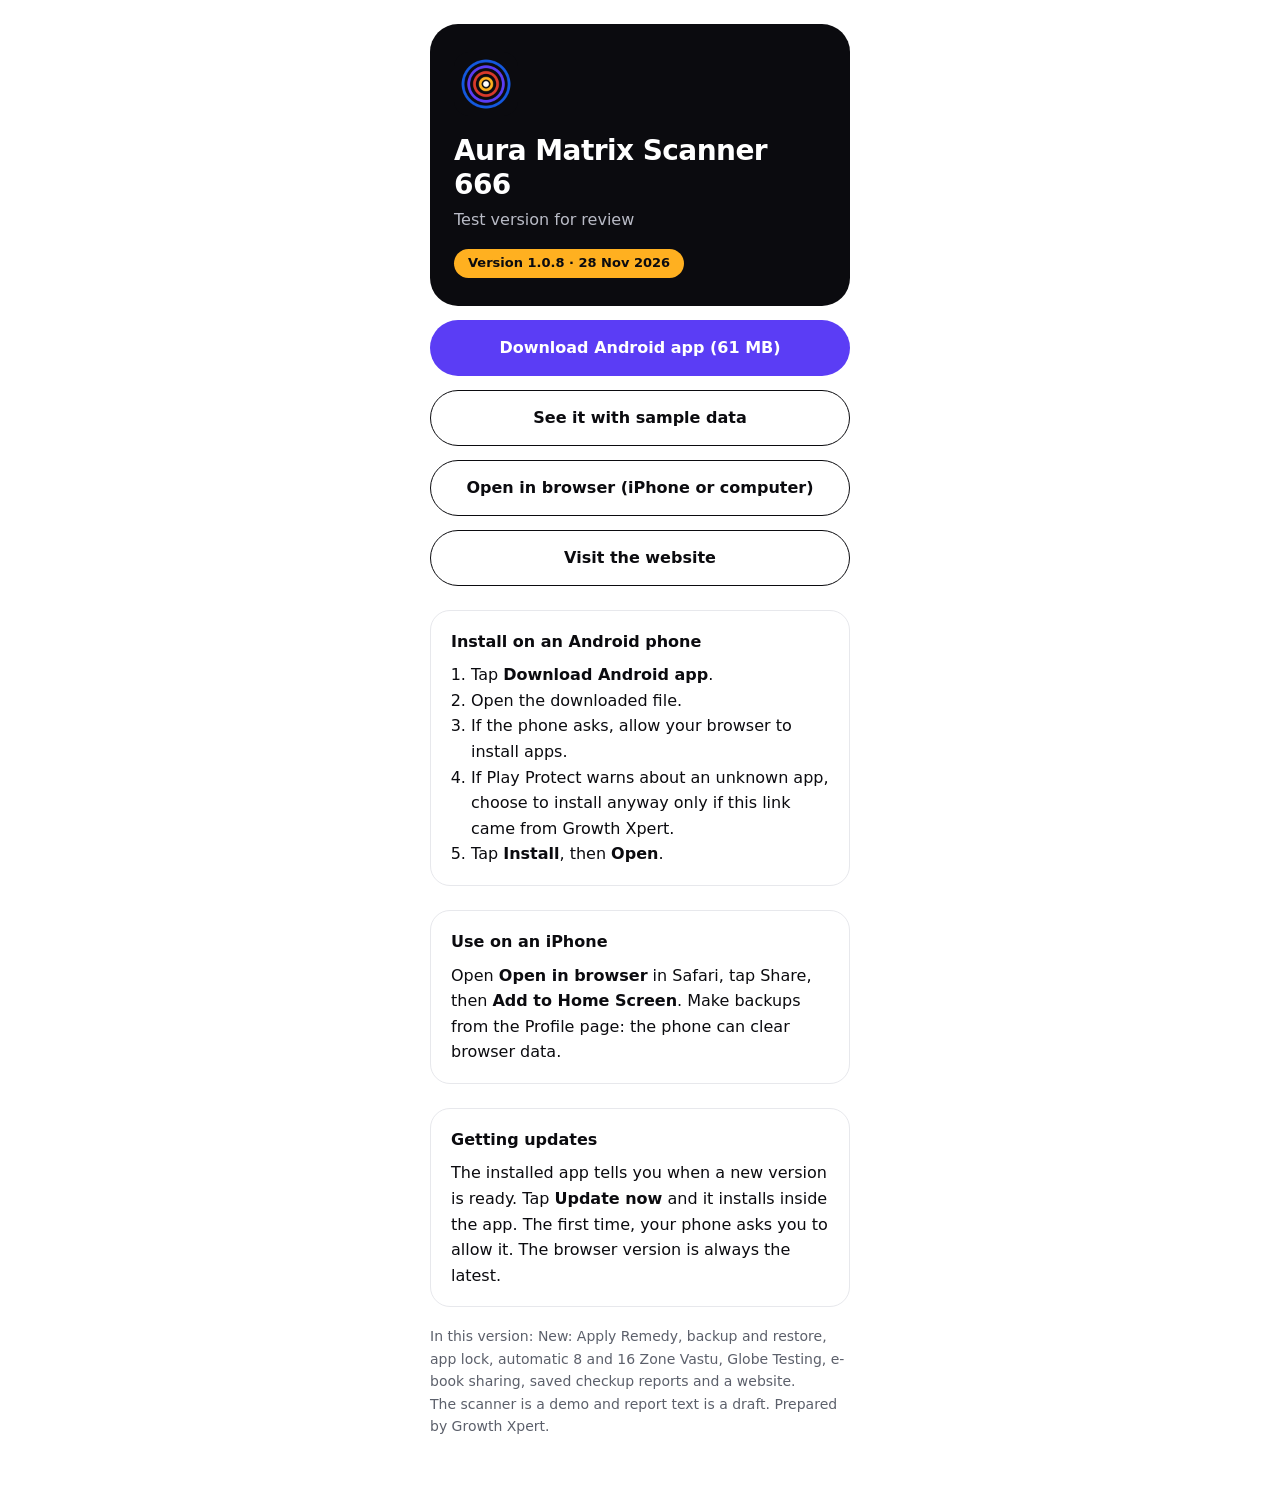
<file: index.html>
<!doctype html>
<html lang="en">
<head>
<meta charset="utf-8">
<meta name="viewport" content="width=device-width, initial-scale=1">
<meta name="robots" content="noindex">
<title>Aura Matrix Scanner 666</title>
<link rel="icon" href="app/favicon.png">
<style>
  *{box-sizing:border-box}
  body{margin:0;background:#fff;color:#0b0b0f;font:16px/1.6 system-ui,-apple-system,"Segoe UI",Roboto,sans-serif}
  main{max-width:460px;margin:0 auto;padding:24px 20px 48px}
  .hero{background:#0b0b0f;color:#fff;border-radius:28px;padding:28px 24px}
  .hero img{width:64px;height:64px;border-radius:16px;display:block;margin-bottom:18px}
  h1{font-size:28px;line-height:1.2;margin:0 0 6px;letter-spacing:-.02em}
  .hero p{margin:0;color:#b9bbc6}
  .tag{display:inline-block;margin-top:16px;background:#ffb020;color:#0b0b0f;border-radius:99px;padding:4px 14px;font-weight:700;font-size:13px}
  a.btn{display:flex;align-items:center;justify-content:center;height:56px;border-radius:99px;text-decoration:none;font-weight:700;margin-top:14px}
  a.main{background:#5b3df5;color:#fff}
  a.alt{border:1.5px solid #0b0b0f;color:#0b0b0f}
  a.btn:focus-visible{outline:3px solid #ffb020;outline-offset:2px}
  section{margin-top:24px;border:1px solid #e7e8ec;border-radius:20px;padding:18px 20px}
  h2{font-size:16px;margin:0 0 8px}
  ol{margin:0;padding-left:20px}
  .note{color:#5c606b;font-size:14px;margin-top:18px}
</style>
</head>
<body>
<main>
  <div class="hero">
    <img src="app/icons/Icon-192.png" alt="">
    <h1>Aura Matrix Scanner 666</h1>
    <p>Test version for review</p>
    <span class="tag">Version 1.0.8 · 28 Nov 2026</span>
  </div>
  <a class="btn main" href="https://github.com/growthxpertco-gif/aura-matrix-scanner-app/releases/download/v1.0.8/AuraMatrix-1.0.8.apk">Download Android app (61 MB)</a>
  <a class="btn alt" href="app/?demo">See it with sample data</a>
  <a class="btn alt" href="app/">Open in browser (iPhone or computer)</a>
  <a class="btn alt" href="website/">Visit the website</a>
  <section>
    <h2>Install on an Android phone</h2>
    <ol>
      <li>Tap <b>Download Android app</b>.</li>
      <li>Open the downloaded file.</li>
      <li>If the phone asks, allow your browser to install apps.</li>
      <li>If Play Protect warns about an unknown app, choose to install anyway only if this link came from Growth Xpert.</li>
      <li>Tap <b>Install</b>, then <b>Open</b>.</li>
    </ol>
  </section>
  <section>
    <h2>Use on an iPhone</h2>
    <p style="margin:0">Open <b>Open in browser</b> in Safari, tap Share, then <b>Add to Home Screen</b>. Make backups from the Profile page: the phone can clear browser data.</p>
  </section>
  <section>
    <h2>Getting updates</h2>
    <p style="margin:0">The installed app tells you when a new version is ready. Tap <b>Update now</b> and it installs inside the app. The first time, your phone asks you to allow it. The browser version is always the latest.</p>
  </section>
  <p class="note">In this version: New: Apply Remedy, backup and restore, app lock, automatic 8 and 16 Zone Vastu, Globe Testing, e-book sharing, saved checkup reports and a website.<br>The scanner is a demo and report text is a draft. Prepared by Growth Xpert.</p>
</main>
</body>
</html>
</file>
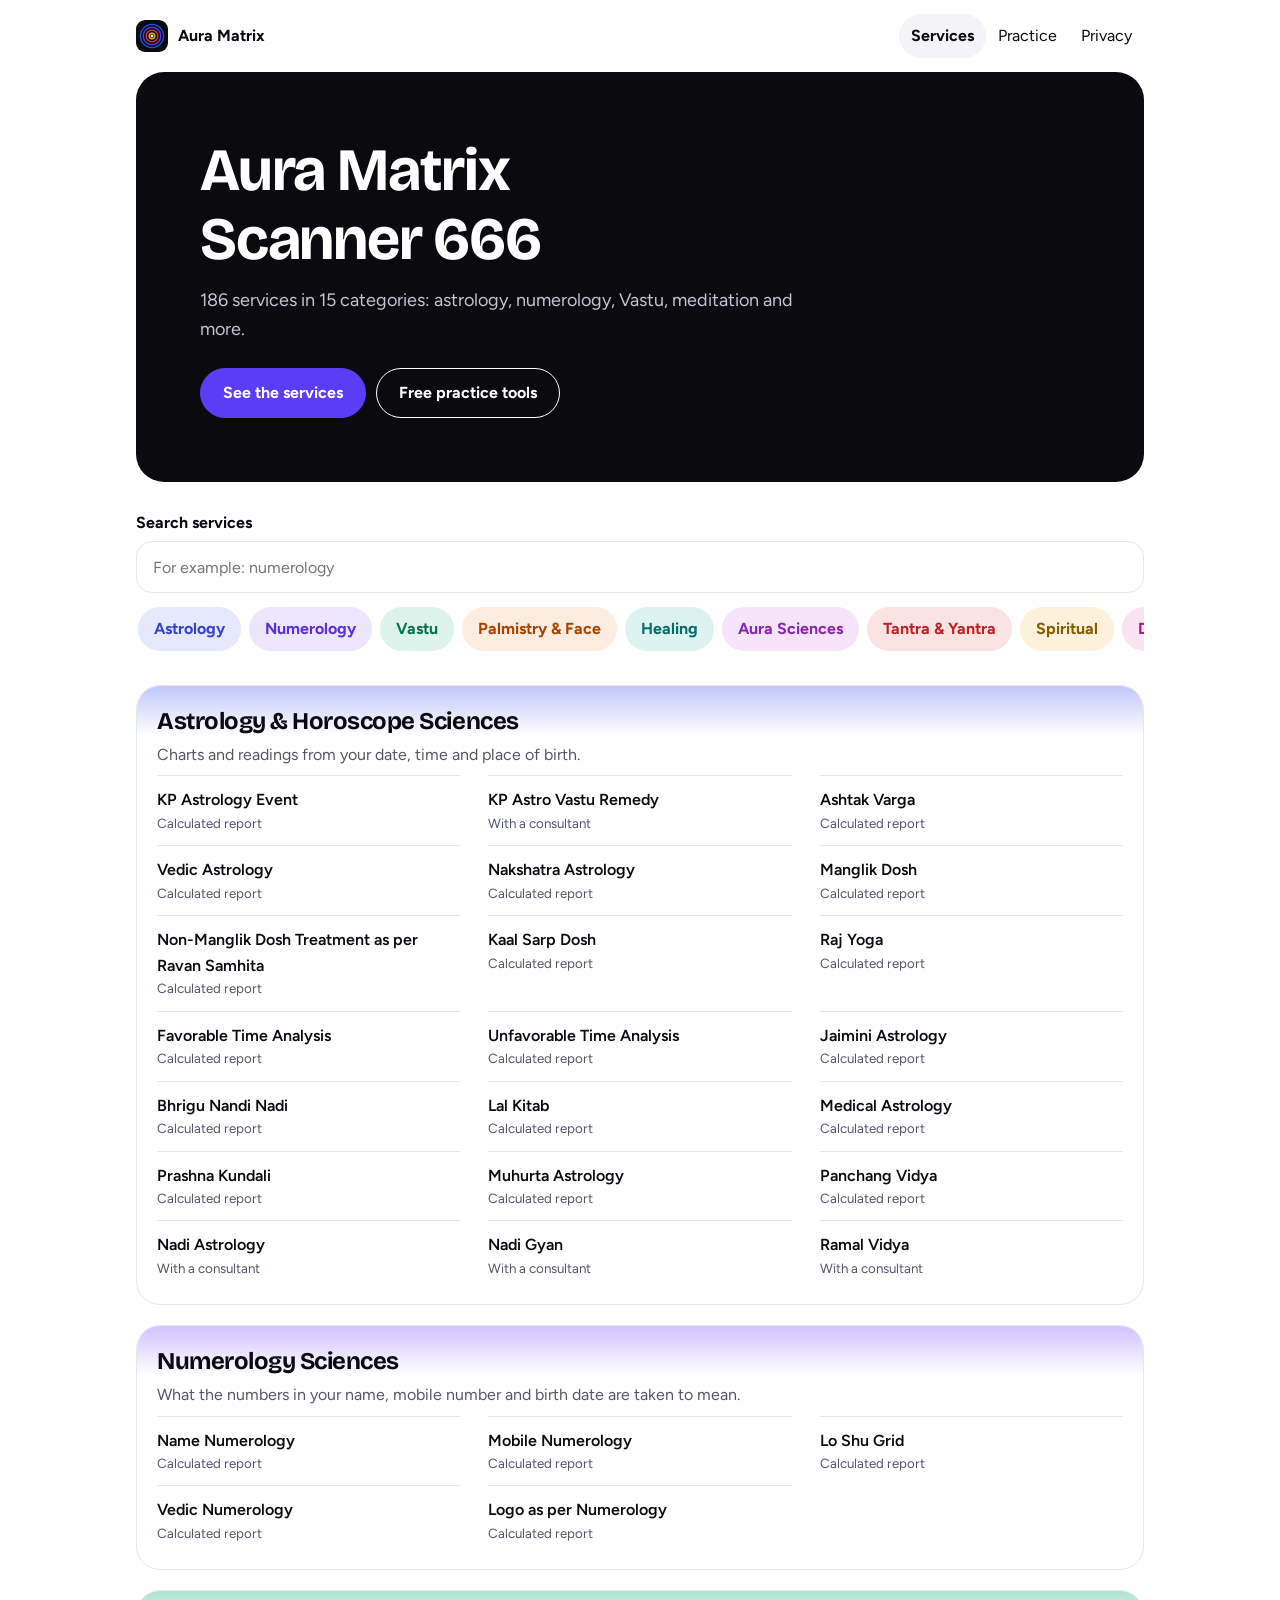
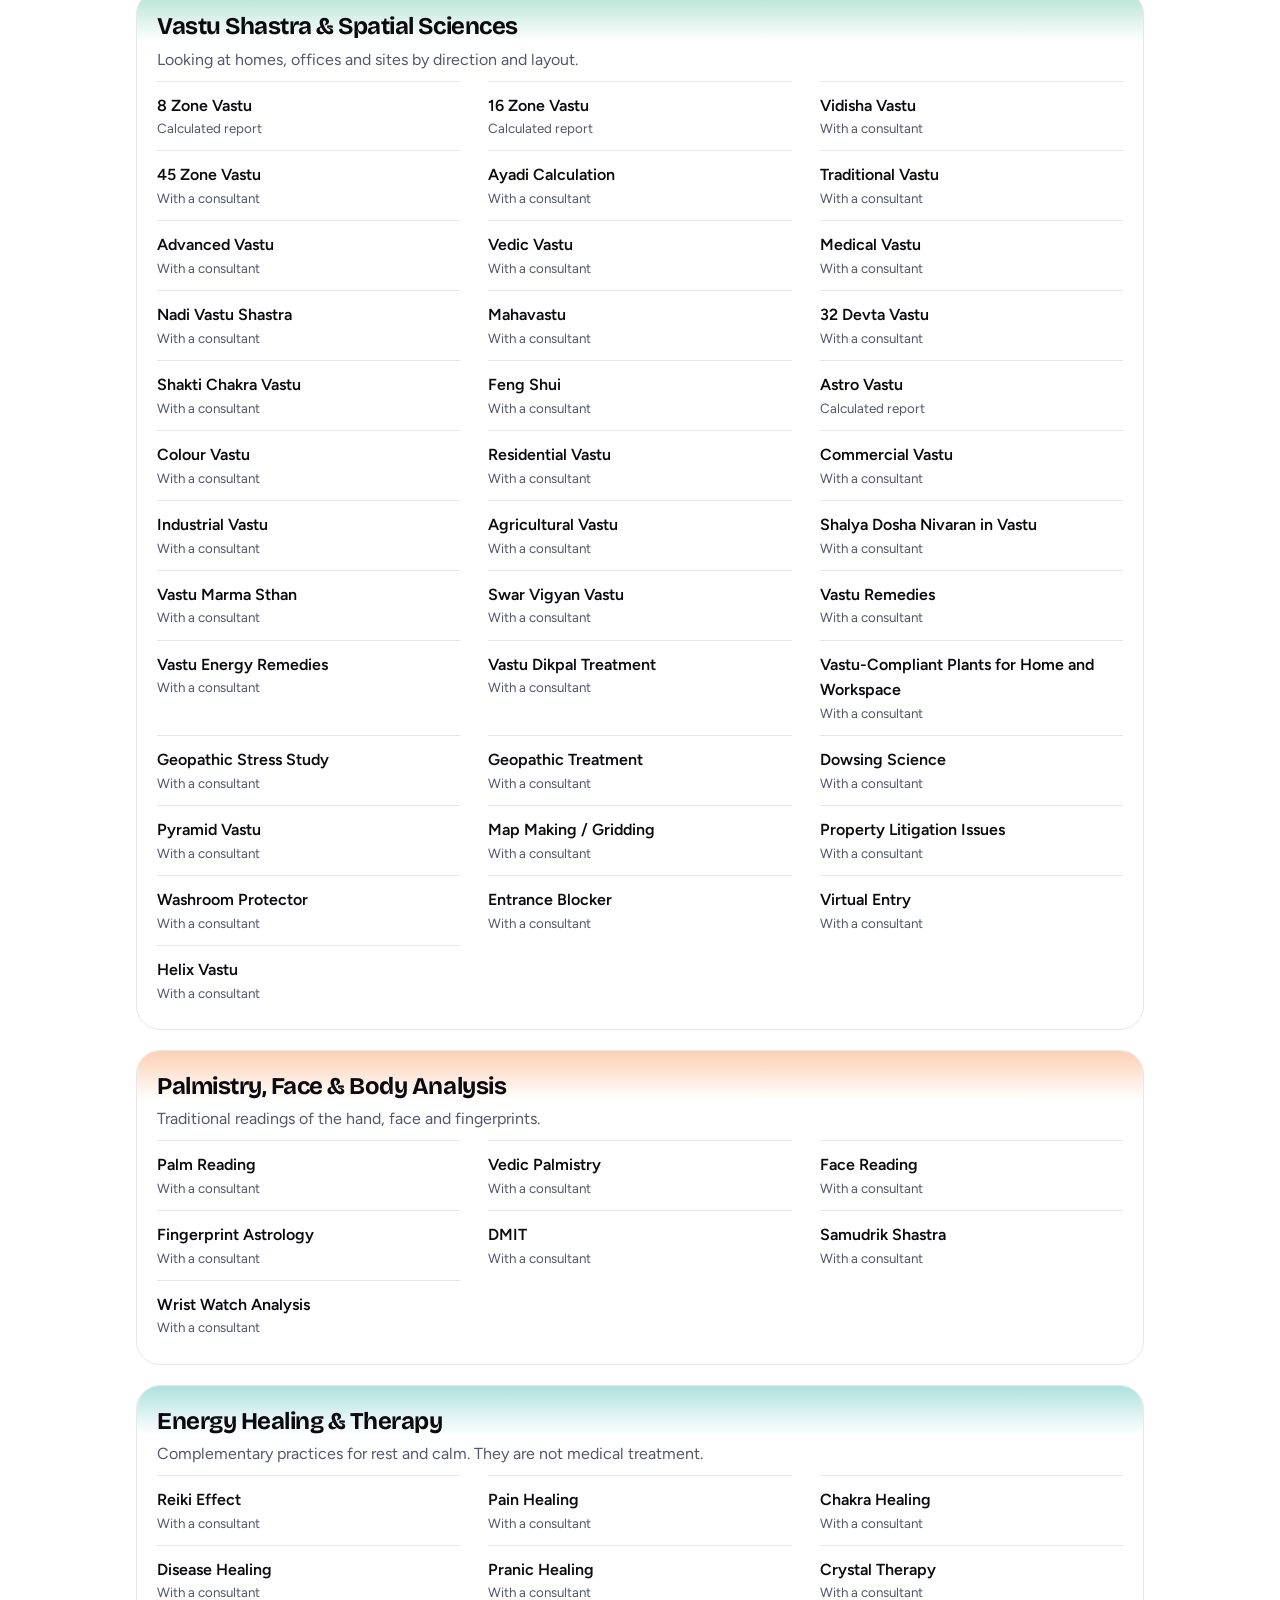
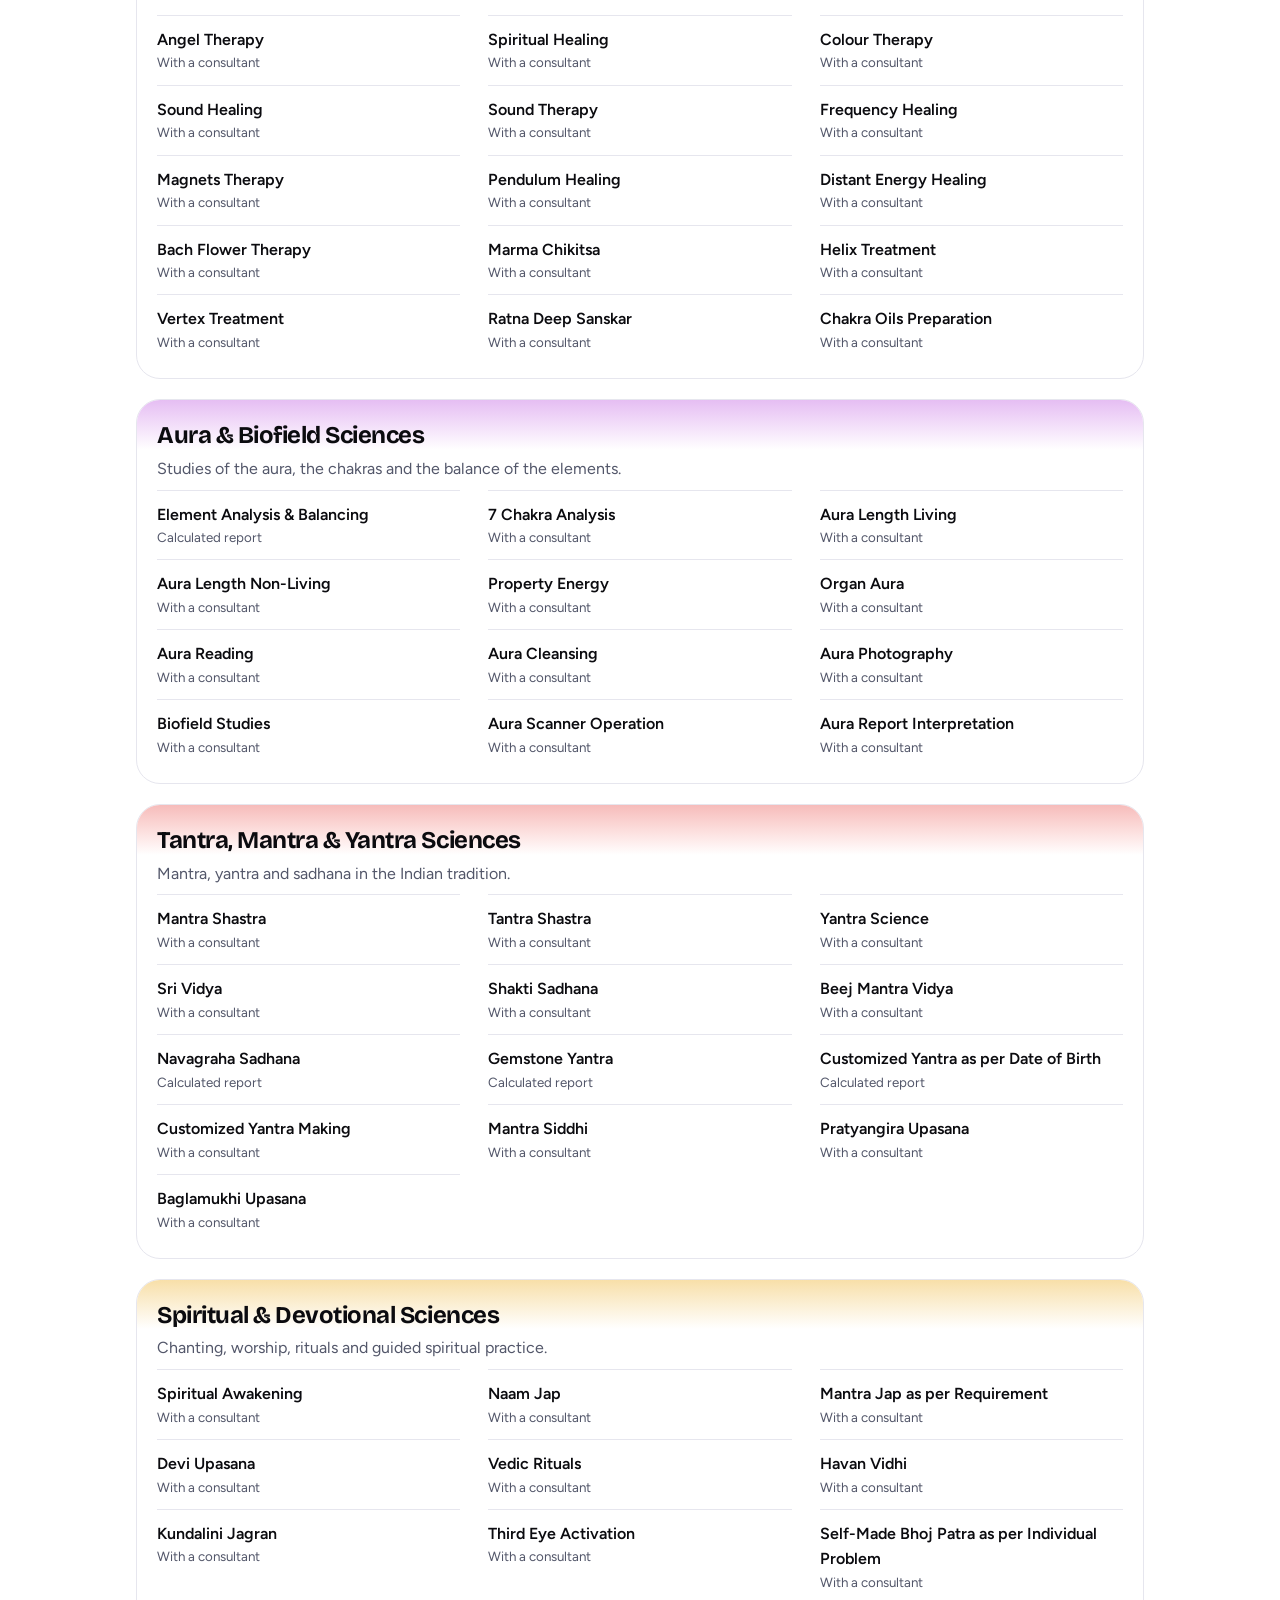
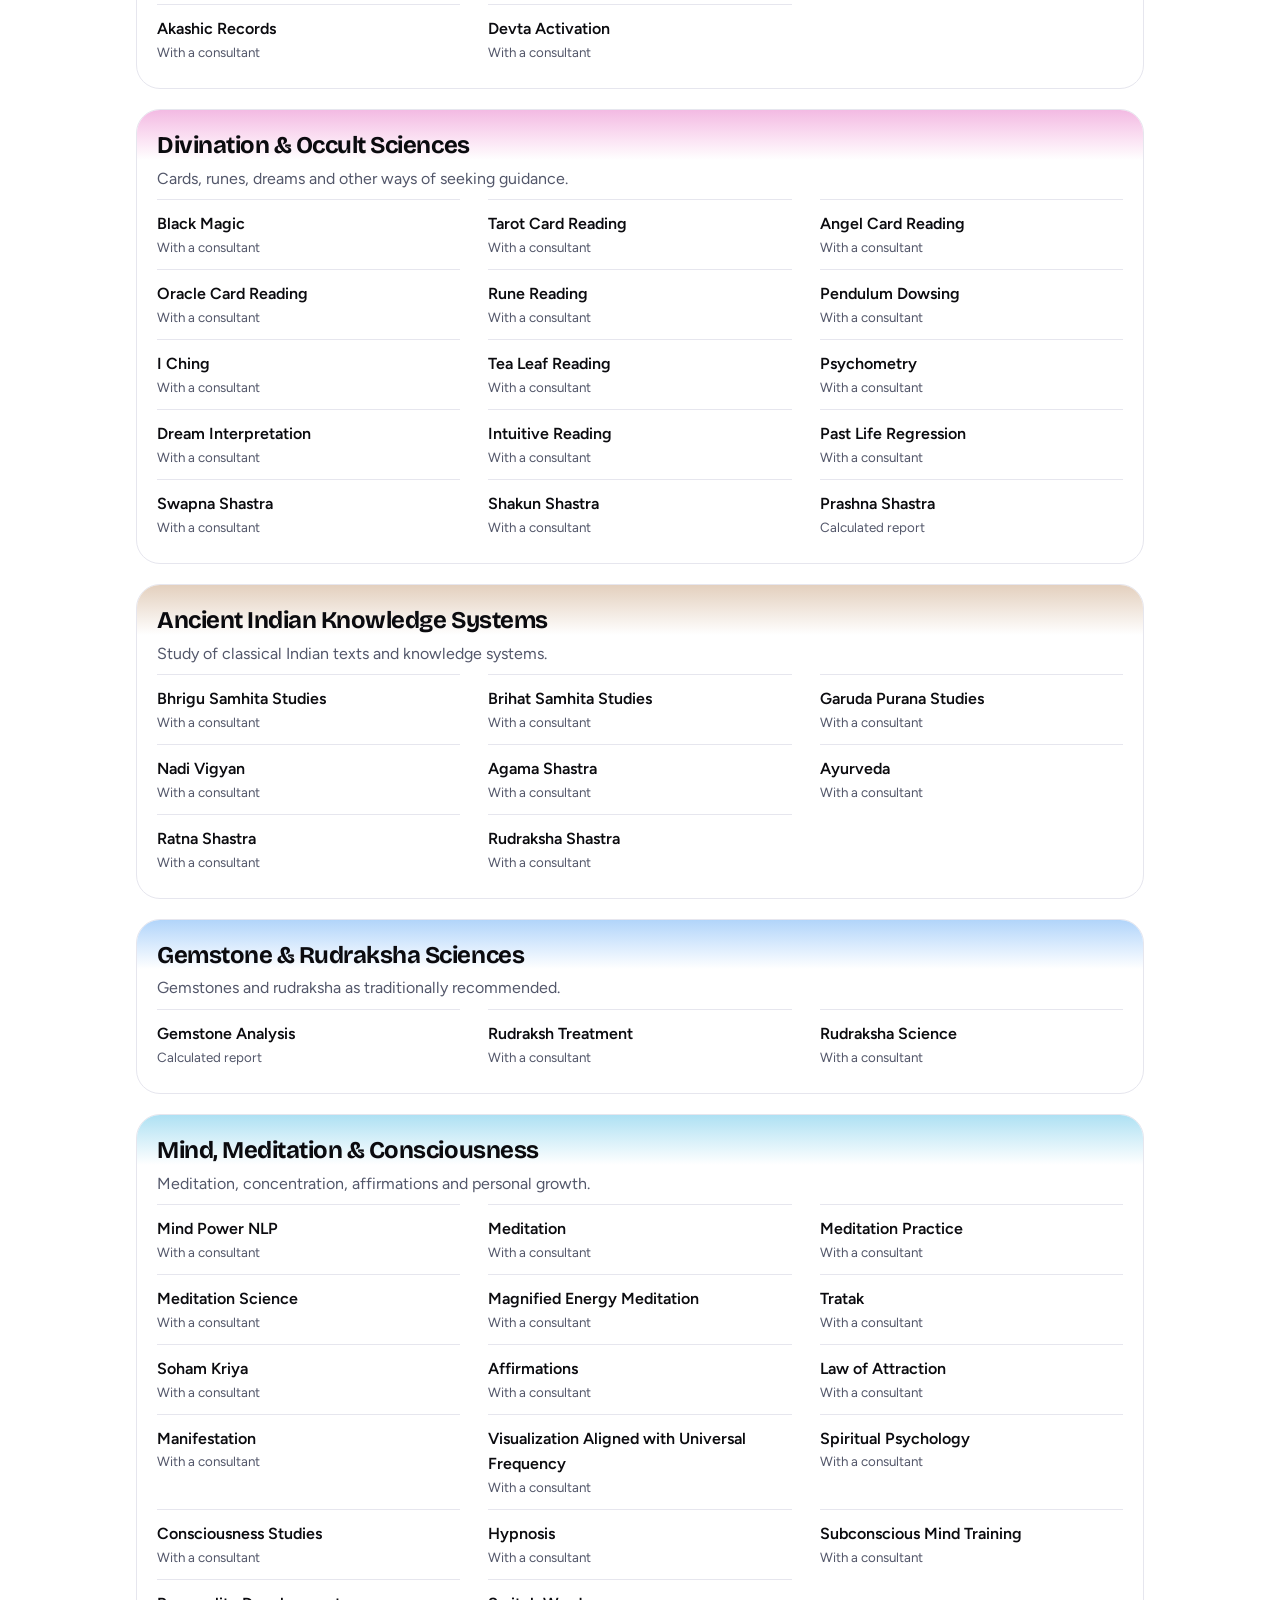
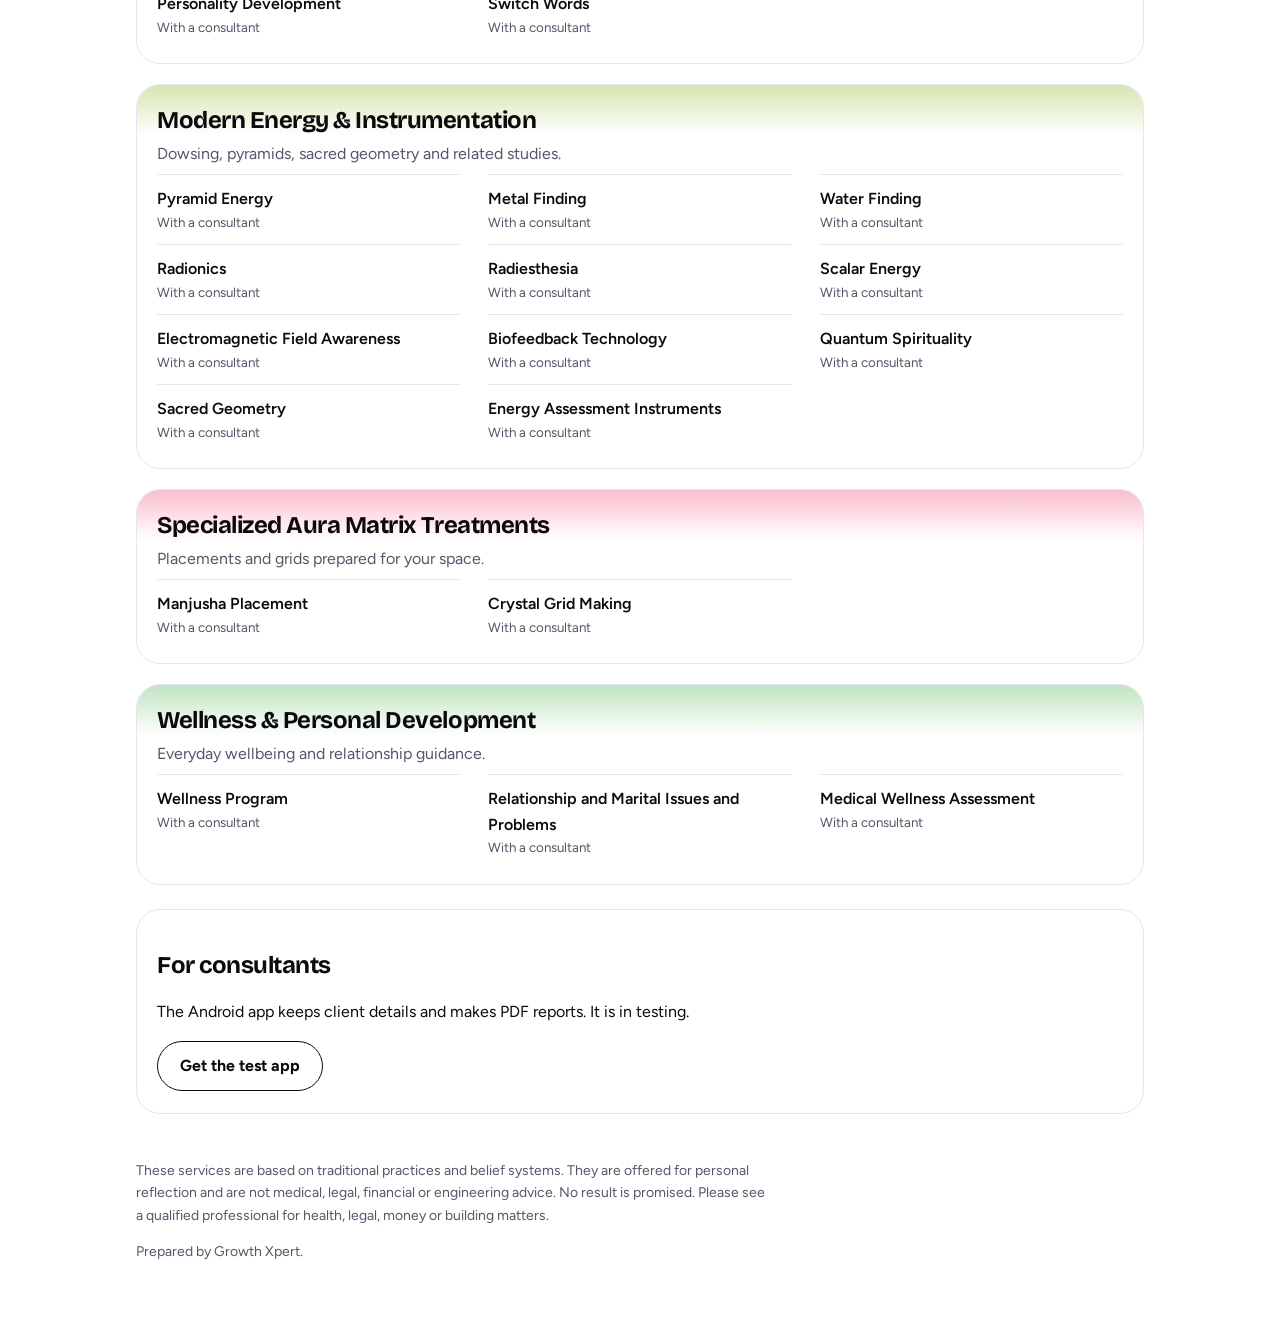
<file: website/index.html>
<!doctype html>
<html lang="en">
<head>
<meta charset="utf-8">
<meta name="viewport" content="width=device-width, initial-scale=1">
<meta name="robots" content="noindex">
<meta name="description" content="Astrology, numerology, Vastu and wellbeing services, with free practice tools.">
<title>Aura Matrix Scanner 666</title>
<link rel="icon" href="favicon.png">
<link rel="stylesheet" href="style.css">
</head>
<body>
<a class="skip" href="#main">Skip to content</a>
<nav>
  <a class="brand" href="index.html"><img src="icon.png" alt="" width="32" height="32">Aura Matrix</a>
  <div><a href="index.html" aria-current="page">Services</a><a href="practice.html">Practice</a><a href="privacy.html">Privacy</a></div>
</nav>
<main id="main">
<header class="hero">
  <h1>Aura Matrix Scanner 666</h1>
  <p>186 services in 15 categories: astrology, numerology, Vastu, meditation and more.</p>
  <div class="actions">
    <a class="btn main" href="#services">See the services</a>
    <a class="btn" href="practice.html">Free practice tools</a>
  </div>
</header>
<div id="services">
  <label class="search"><span>Search services</span>
    <input type="search" id="search" placeholder="For example: numerology" autocomplete="off">
  </label>
  <div class="chips">
<a class="chip" style="--c:#4A5CF0;--d:#3544C4" href="#astrology">Astrology</a>
<a class="chip" style="--c:#7C4DFF;--d:#5B30D6" href="#numerology">Numerology</a>
<a class="chip" style="--c:#10A877;--d:#08704F" href="#vastu">Vastu</a>
<a class="chip" style="--c:#F4741F;--d:#A84300" href="#palmistry">Palmistry &amp; Face</a>
<a class="chip" style="--c:#0FA8A4;--d:#066B69" href="#healing">Healing</a>
<a class="chip" style="--c:#B43FDB;--d:#8A26AD" href="#aura">Aura Sciences</a>
<a class="chip" style="--c:#E53935;--d:#B92323" href="#tantra">Tantra &amp; Yantra</a>
<a class="chip" style="--c:#E9A100;--d:#875A00" href="#spiritual">Spiritual</a>
<a class="chip" style="--c:#DB35AC;--d:#A31D80" href="#divination">Divination</a>
<a class="chip" style="--c:#AD7440;--d:#7A4E28" href="#ancient">Ancient Knowledge</a>
<a class="chip" style="--c:#1A82F0;--d:#1259AE" href="#gemstone">Gemstones</a>
<a class="chip" style="--c:#10A6DB;--d:#076789" href="#mind">Mind Sciences</a>
<a class="chip" style="--c:#86B511;--d:#4C6B00" href="#energy">Energy Technology</a>
<a class="chip" style="--c:#EC3F6E;--d:#B41E4B" href="#treatments">Special Treatments</a>
<a class="chip" style="--c:#45B045;--d:#26732A" href="#wellness">Wellness</a>
  </div>
  <p id="none" role="status" hidden>No service has that name. Try a shorter word.</p>
<section class="cat" id="astrology" style="--c:#4A5CF0;--d:#3544C4">
<h2>Astrology &amp; Horoscope Sciences</h2>
<p>Charts and readings from your date, time and place of birth.</p>
<ul>
<li data-name="kp astrology event"><span>KP Astrology Event</span><small>Calculated report</small></li>
<li data-name="kp astro vastu remedy"><span>KP Astro Vastu Remedy</span><small>With a consultant</small></li>
<li data-name="ashtak varga"><span>Ashtak Varga</span><small>Calculated report</small></li>
<li data-name="vedic astrology"><span>Vedic Astrology</span><small>Calculated report</small></li>
<li data-name="nakshatra astrology"><span>Nakshatra Astrology</span><small>Calculated report</small></li>
<li data-name="manglik dosh"><span>Manglik Dosh</span><small>Calculated report</small></li>
<li data-name="non-manglik dosh treatment as per ravan samhita"><span>Non-Manglik Dosh Treatment as per Ravan Samhita</span><small>Calculated report</small></li>
<li data-name="kaal sarp dosh"><span>Kaal Sarp Dosh</span><small>Calculated report</small></li>
<li data-name="raj yoga"><span>Raj Yoga</span><small>Calculated report</small></li>
<li data-name="favorable time analysis"><span>Favorable Time Analysis</span><small>Calculated report</small></li>
<li data-name="unfavorable time analysis"><span>Unfavorable Time Analysis</span><small>Calculated report</small></li>
<li data-name="jaimini astrology"><span>Jaimini Astrology</span><small>Calculated report</small></li>
<li data-name="bhrigu nandi nadi"><span>Bhrigu Nandi Nadi</span><small>Calculated report</small></li>
<li data-name="lal kitab"><span>Lal Kitab</span><small>Calculated report</small></li>
<li data-name="medical astrology"><span>Medical Astrology</span><small>Calculated report</small></li>
<li data-name="prashna kundali"><span>Prashna Kundali</span><small>Calculated report</small></li>
<li data-name="muhurta astrology"><span>Muhurta Astrology</span><small>Calculated report</small></li>
<li data-name="panchang vidya"><span>Panchang Vidya</span><small>Calculated report</small></li>
<li data-name="nadi astrology"><span>Nadi Astrology</span><small>With a consultant</small></li>
<li data-name="nadi gyan"><span>Nadi Gyan</span><small>With a consultant</small></li>
<li data-name="ramal vidya"><span>Ramal Vidya</span><small>With a consultant</small></li>
</ul>
</section>
<section class="cat" id="numerology" style="--c:#7C4DFF;--d:#5B30D6">
<h2>Numerology Sciences</h2>
<p>What the numbers in your name, mobile number and birth date are taken to mean.</p>
<ul>
<li data-name="name numerology"><span>Name Numerology</span><small>Calculated report</small></li>
<li data-name="mobile numerology"><span>Mobile Numerology</span><small>Calculated report</small></li>
<li data-name="lo shu grid"><span>Lo Shu Grid</span><small>Calculated report</small></li>
<li data-name="vedic numerology"><span>Vedic Numerology</span><small>Calculated report</small></li>
<li data-name="logo as per numerology"><span>Logo as per Numerology</span><small>Calculated report</small></li>
</ul>
</section>
<section class="cat" id="vastu" style="--c:#10A877;--d:#08704F">
<h2>Vastu Shastra &amp; Spatial Sciences</h2>
<p>Looking at homes, offices and sites by direction and layout.</p>
<ul>
<li data-name="8 zone vastu"><span>8 Zone Vastu</span><small>Calculated report</small></li>
<li data-name="16 zone vastu"><span>16 Zone Vastu</span><small>Calculated report</small></li>
<li data-name="vidisha vastu"><span>Vidisha Vastu</span><small>With a consultant</small></li>
<li data-name="45 zone vastu"><span>45 Zone Vastu</span><small>With a consultant</small></li>
<li data-name="ayadi calculation"><span>Ayadi Calculation</span><small>With a consultant</small></li>
<li data-name="traditional vastu"><span>Traditional Vastu</span><small>With a consultant</small></li>
<li data-name="advanced vastu"><span>Advanced Vastu</span><small>With a consultant</small></li>
<li data-name="vedic vastu"><span>Vedic Vastu</span><small>With a consultant</small></li>
<li data-name="medical vastu"><span>Medical Vastu</span><small>With a consultant</small></li>
<li data-name="nadi vastu shastra"><span>Nadi Vastu Shastra</span><small>With a consultant</small></li>
<li data-name="mahavastu"><span>Mahavastu</span><small>With a consultant</small></li>
<li data-name="32 devta vastu"><span>32 Devta Vastu</span><small>With a consultant</small></li>
<li data-name="shakti chakra vastu"><span>Shakti Chakra Vastu</span><small>With a consultant</small></li>
<li data-name="feng shui"><span>Feng Shui</span><small>With a consultant</small></li>
<li data-name="astro vastu"><span>Astro Vastu</span><small>Calculated report</small></li>
<li data-name="colour vastu"><span>Colour Vastu</span><small>With a consultant</small></li>
<li data-name="residential vastu"><span>Residential Vastu</span><small>With a consultant</small></li>
<li data-name="commercial vastu"><span>Commercial Vastu</span><small>With a consultant</small></li>
<li data-name="industrial vastu"><span>Industrial Vastu</span><small>With a consultant</small></li>
<li data-name="agricultural vastu"><span>Agricultural Vastu</span><small>With a consultant</small></li>
<li data-name="shalya dosha nivaran in vastu"><span>Shalya Dosha Nivaran in Vastu</span><small>With a consultant</small></li>
<li data-name="vastu marma sthan"><span>Vastu Marma Sthan</span><small>With a consultant</small></li>
<li data-name="swar vigyan vastu"><span>Swar Vigyan Vastu</span><small>With a consultant</small></li>
<li data-name="vastu remedies"><span>Vastu Remedies</span><small>With a consultant</small></li>
<li data-name="vastu energy remedies"><span>Vastu Energy Remedies</span><small>With a consultant</small></li>
<li data-name="vastu dikpal treatment"><span>Vastu Dikpal Treatment</span><small>With a consultant</small></li>
<li data-name="vastu-compliant plants for home and workspace"><span>Vastu-Compliant Plants for Home and Workspace</span><small>With a consultant</small></li>
<li data-name="geopathic stress study"><span>Geopathic Stress Study</span><small>With a consultant</small></li>
<li data-name="geopathic treatment"><span>Geopathic Treatment</span><small>With a consultant</small></li>
<li data-name="dowsing science"><span>Dowsing Science</span><small>With a consultant</small></li>
<li data-name="pyramid vastu"><span>Pyramid Vastu</span><small>With a consultant</small></li>
<li data-name="map making &#47; gridding"><span>Map Making &#47; Gridding</span><small>With a consultant</small></li>
<li data-name="property litigation issues"><span>Property Litigation Issues</span><small>With a consultant</small></li>
<li data-name="washroom protector"><span>Washroom Protector</span><small>With a consultant</small></li>
<li data-name="entrance blocker"><span>Entrance Blocker</span><small>With a consultant</small></li>
<li data-name="virtual entry"><span>Virtual Entry</span><small>With a consultant</small></li>
<li data-name="helix vastu"><span>Helix Vastu</span><small>With a consultant</small></li>
</ul>
</section>
<section class="cat" id="palmistry" style="--c:#F4741F;--d:#A84300">
<h2>Palmistry, Face &amp; Body Analysis</h2>
<p>Traditional readings of the hand, face and fingerprints.</p>
<ul>
<li data-name="palm reading"><span>Palm Reading</span><small>With a consultant</small></li>
<li data-name="vedic palmistry"><span>Vedic Palmistry</span><small>With a consultant</small></li>
<li data-name="face reading"><span>Face Reading</span><small>With a consultant</small></li>
<li data-name="fingerprint astrology"><span>Fingerprint Astrology</span><small>With a consultant</small></li>
<li data-name="dmit"><span>DMIT</span><small>With a consultant</small></li>
<li data-name="samudrik shastra"><span>Samudrik Shastra</span><small>With a consultant</small></li>
<li data-name="wrist watch analysis"><span>Wrist Watch Analysis</span><small>With a consultant</small></li>
</ul>
</section>
<section class="cat" id="healing" style="--c:#0FA8A4;--d:#066B69">
<h2>Energy Healing &amp; Therapy</h2>
<p>Complementary practices for rest and calm. They are not medical treatment.</p>
<ul>
<li data-name="reiki effect"><span>Reiki Effect</span><small>With a consultant</small></li>
<li data-name="pain healing"><span>Pain Healing</span><small>With a consultant</small></li>
<li data-name="chakra healing"><span>Chakra Healing</span><small>With a consultant</small></li>
<li data-name="disease healing"><span>Disease Healing</span><small>With a consultant</small></li>
<li data-name="pranic healing"><span>Pranic Healing</span><small>With a consultant</small></li>
<li data-name="crystal therapy"><span>Crystal Therapy</span><small>With a consultant</small></li>
<li data-name="angel therapy"><span>Angel Therapy</span><small>With a consultant</small></li>
<li data-name="spiritual healing"><span>Spiritual Healing</span><small>With a consultant</small></li>
<li data-name="colour therapy"><span>Colour Therapy</span><small>With a consultant</small></li>
<li data-name="sound healing"><span>Sound Healing</span><small>With a consultant</small></li>
<li data-name="sound therapy"><span>Sound Therapy</span><small>With a consultant</small></li>
<li data-name="frequency healing"><span>Frequency Healing</span><small>With a consultant</small></li>
<li data-name="magnets therapy"><span>Magnets Therapy</span><small>With a consultant</small></li>
<li data-name="pendulum healing"><span>Pendulum Healing</span><small>With a consultant</small></li>
<li data-name="distant energy healing"><span>Distant Energy Healing</span><small>With a consultant</small></li>
<li data-name="bach flower therapy"><span>Bach Flower Therapy</span><small>With a consultant</small></li>
<li data-name="marma chikitsa"><span>Marma Chikitsa</span><small>With a consultant</small></li>
<li data-name="helix treatment"><span>Helix Treatment</span><small>With a consultant</small></li>
<li data-name="vertex treatment"><span>Vertex Treatment</span><small>With a consultant</small></li>
<li data-name="ratna deep sanskar"><span>Ratna Deep Sanskar</span><small>With a consultant</small></li>
<li data-name="chakra oils preparation"><span>Chakra Oils Preparation</span><small>With a consultant</small></li>
</ul>
</section>
<section class="cat" id="aura" style="--c:#B43FDB;--d:#8A26AD">
<h2>Aura &amp; Biofield Sciences</h2>
<p>Studies of the aura, the chakras and the balance of the elements.</p>
<ul>
<li data-name="element analysis &amp; balancing"><span>Element Analysis &amp; Balancing</span><small>Calculated report</small></li>
<li data-name="7 chakra analysis"><span>7 Chakra Analysis</span><small>With a consultant</small></li>
<li data-name="aura length living"><span>Aura Length Living</span><small>With a consultant</small></li>
<li data-name="aura length non-living"><span>Aura Length Non-Living</span><small>With a consultant</small></li>
<li data-name="property energy"><span>Property Energy</span><small>With a consultant</small></li>
<li data-name="organ aura"><span>Organ Aura</span><small>With a consultant</small></li>
<li data-name="aura reading"><span>Aura Reading</span><small>With a consultant</small></li>
<li data-name="aura cleansing"><span>Aura Cleansing</span><small>With a consultant</small></li>
<li data-name="aura photography"><span>Aura Photography</span><small>With a consultant</small></li>
<li data-name="biofield studies"><span>Biofield Studies</span><small>With a consultant</small></li>
<li data-name="aura scanner operation"><span>Aura Scanner Operation</span><small>With a consultant</small></li>
<li data-name="aura report interpretation"><span>Aura Report Interpretation</span><small>With a consultant</small></li>
</ul>
</section>
<section class="cat" id="tantra" style="--c:#E53935;--d:#B92323">
<h2>Tantra, Mantra &amp; Yantra Sciences</h2>
<p>Mantra, yantra and sadhana in the Indian tradition.</p>
<ul>
<li data-name="mantra shastra"><span>Mantra Shastra</span><small>With a consultant</small></li>
<li data-name="tantra shastra"><span>Tantra Shastra</span><small>With a consultant</small></li>
<li data-name="yantra science"><span>Yantra Science</span><small>With a consultant</small></li>
<li data-name="sri vidya"><span>Sri Vidya</span><small>With a consultant</small></li>
<li data-name="shakti sadhana"><span>Shakti Sadhana</span><small>With a consultant</small></li>
<li data-name="beej mantra vidya"><span>Beej Mantra Vidya</span><small>With a consultant</small></li>
<li data-name="navagraha sadhana"><span>Navagraha Sadhana</span><small>Calculated report</small></li>
<li data-name="gemstone yantra"><span>Gemstone Yantra</span><small>Calculated report</small></li>
<li data-name="customized yantra as per date of birth"><span>Customized Yantra as per Date of Birth</span><small>Calculated report</small></li>
<li data-name="customized yantra making"><span>Customized Yantra Making</span><small>With a consultant</small></li>
<li data-name="mantra siddhi"><span>Mantra Siddhi</span><small>With a consultant</small></li>
<li data-name="pratyangira upasana"><span>Pratyangira Upasana</span><small>With a consultant</small></li>
<li data-name="baglamukhi upasana"><span>Baglamukhi Upasana</span><small>With a consultant</small></li>
</ul>
</section>
<section class="cat" id="spiritual" style="--c:#E9A100;--d:#875A00">
<h2>Spiritual &amp; Devotional Sciences</h2>
<p>Chanting, worship, rituals and guided spiritual practice.</p>
<ul>
<li data-name="spiritual awakening"><span>Spiritual Awakening</span><small>With a consultant</small></li>
<li data-name="naam jap"><span>Naam Jap</span><small>With a consultant</small></li>
<li data-name="mantra jap as per requirement"><span>Mantra Jap as per Requirement</span><small>With a consultant</small></li>
<li data-name="devi upasana"><span>Devi Upasana</span><small>With a consultant</small></li>
<li data-name="vedic rituals"><span>Vedic Rituals</span><small>With a consultant</small></li>
<li data-name="havan vidhi"><span>Havan Vidhi</span><small>With a consultant</small></li>
<li data-name="kundalini jagran"><span>Kundalini Jagran</span><small>With a consultant</small></li>
<li data-name="third eye activation"><span>Third Eye Activation</span><small>With a consultant</small></li>
<li data-name="self-made bhoj patra as per individual problem"><span>Self-Made Bhoj Patra as per Individual Problem</span><small>With a consultant</small></li>
<li data-name="akashic records"><span>Akashic Records</span><small>With a consultant</small></li>
<li data-name="devta activation"><span>Devta Activation</span><small>With a consultant</small></li>
</ul>
</section>
<section class="cat" id="divination" style="--c:#DB35AC;--d:#A31D80">
<h2>Divination &amp; Occult Sciences</h2>
<p>Cards, runes, dreams and other ways of seeking guidance.</p>
<ul>
<li data-name="black magic"><span>Black Magic</span><small>With a consultant</small></li>
<li data-name="tarot card reading"><span>Tarot Card Reading</span><small>With a consultant</small></li>
<li data-name="angel card reading"><span>Angel Card Reading</span><small>With a consultant</small></li>
<li data-name="oracle card reading"><span>Oracle Card Reading</span><small>With a consultant</small></li>
<li data-name="rune reading"><span>Rune Reading</span><small>With a consultant</small></li>
<li data-name="pendulum dowsing"><span>Pendulum Dowsing</span><small>With a consultant</small></li>
<li data-name="i ching"><span>I Ching</span><small>With a consultant</small></li>
<li data-name="tea leaf reading"><span>Tea Leaf Reading</span><small>With a consultant</small></li>
<li data-name="psychometry"><span>Psychometry</span><small>With a consultant</small></li>
<li data-name="dream interpretation"><span>Dream Interpretation</span><small>With a consultant</small></li>
<li data-name="intuitive reading"><span>Intuitive Reading</span><small>With a consultant</small></li>
<li data-name="past life regression"><span>Past Life Regression</span><small>With a consultant</small></li>
<li data-name="swapna shastra"><span>Swapna Shastra</span><small>With a consultant</small></li>
<li data-name="shakun shastra"><span>Shakun Shastra</span><small>With a consultant</small></li>
<li data-name="prashna shastra"><span>Prashna Shastra</span><small>Calculated report</small></li>
</ul>
</section>
<section class="cat" id="ancient" style="--c:#AD7440;--d:#7A4E28">
<h2>Ancient Indian Knowledge Systems</h2>
<p>Study of classical Indian texts and knowledge systems.</p>
<ul>
<li data-name="bhrigu samhita studies"><span>Bhrigu Samhita Studies</span><small>With a consultant</small></li>
<li data-name="brihat samhita studies"><span>Brihat Samhita Studies</span><small>With a consultant</small></li>
<li data-name="garuda purana studies"><span>Garuda Purana Studies</span><small>With a consultant</small></li>
<li data-name="nadi vigyan"><span>Nadi Vigyan</span><small>With a consultant</small></li>
<li data-name="agama shastra"><span>Agama Shastra</span><small>With a consultant</small></li>
<li data-name="ayurveda"><span>Ayurveda</span><small>With a consultant</small></li>
<li data-name="ratna shastra"><span>Ratna Shastra</span><small>With a consultant</small></li>
<li data-name="rudraksha shastra"><span>Rudraksha Shastra</span><small>With a consultant</small></li>
</ul>
</section>
<section class="cat" id="gemstone" style="--c:#1A82F0;--d:#1259AE">
<h2>Gemstone &amp; Rudraksha Sciences</h2>
<p>Gemstones and rudraksha as traditionally recommended.</p>
<ul>
<li data-name="gemstone analysis"><span>Gemstone Analysis</span><small>Calculated report</small></li>
<li data-name="rudraksh treatment"><span>Rudraksh Treatment</span><small>With a consultant</small></li>
<li data-name="rudraksha science"><span>Rudraksha Science</span><small>With a consultant</small></li>
</ul>
</section>
<section class="cat" id="mind" style="--c:#10A6DB;--d:#076789">
<h2>Mind, Meditation &amp; Consciousness</h2>
<p>Meditation, concentration, affirmations and personal growth.</p>
<ul>
<li data-name="mind power nlp"><span>Mind Power NLP</span><small>With a consultant</small></li>
<li data-name="meditation"><span>Meditation</span><small>With a consultant</small></li>
<li data-name="meditation practice"><span>Meditation Practice</span><small>With a consultant</small></li>
<li data-name="meditation science"><span>Meditation Science</span><small>With a consultant</small></li>
<li data-name="magnified energy meditation"><span>Magnified Energy Meditation</span><small>With a consultant</small></li>
<li data-name="tratak"><span>Tratak</span><small>With a consultant</small></li>
<li data-name="soham kriya"><span>Soham Kriya</span><small>With a consultant</small></li>
<li data-name="affirmations"><span>Affirmations</span><small>With a consultant</small></li>
<li data-name="law of attraction"><span>Law of Attraction</span><small>With a consultant</small></li>
<li data-name="manifestation"><span>Manifestation</span><small>With a consultant</small></li>
<li data-name="visualization aligned with universal frequency"><span>Visualization Aligned with Universal Frequency</span><small>With a consultant</small></li>
<li data-name="spiritual psychology"><span>Spiritual Psychology</span><small>With a consultant</small></li>
<li data-name="consciousness studies"><span>Consciousness Studies</span><small>With a consultant</small></li>
<li data-name="hypnosis"><span>Hypnosis</span><small>With a consultant</small></li>
<li data-name="subconscious mind training"><span>Subconscious Mind Training</span><small>With a consultant</small></li>
<li data-name="personality development"><span>Personality Development</span><small>With a consultant</small></li>
<li data-name="switch words"><span>Switch Words</span><small>With a consultant</small></li>
</ul>
</section>
<section class="cat" id="energy" style="--c:#86B511;--d:#4C6B00">
<h2>Modern Energy &amp; Instrumentation</h2>
<p>Dowsing, pyramids, sacred geometry and related studies.</p>
<ul>
<li data-name="pyramid energy"><span>Pyramid Energy</span><small>With a consultant</small></li>
<li data-name="metal finding"><span>Metal Finding</span><small>With a consultant</small></li>
<li data-name="water finding"><span>Water Finding</span><small>With a consultant</small></li>
<li data-name="radionics"><span>Radionics</span><small>With a consultant</small></li>
<li data-name="radiesthesia"><span>Radiesthesia</span><small>With a consultant</small></li>
<li data-name="scalar energy"><span>Scalar Energy</span><small>With a consultant</small></li>
<li data-name="electromagnetic field awareness"><span>Electromagnetic Field Awareness</span><small>With a consultant</small></li>
<li data-name="biofeedback technology"><span>Biofeedback Technology</span><small>With a consultant</small></li>
<li data-name="quantum spirituality"><span>Quantum Spirituality</span><small>With a consultant</small></li>
<li data-name="sacred geometry"><span>Sacred Geometry</span><small>With a consultant</small></li>
<li data-name="energy assessment instruments"><span>Energy Assessment Instruments</span><small>With a consultant</small></li>
</ul>
</section>
<section class="cat" id="treatments" style="--c:#EC3F6E;--d:#B41E4B">
<h2>Specialized Aura Matrix Treatments</h2>
<p>Placements and grids prepared for your space.</p>
<ul>
<li data-name="manjusha placement"><span>Manjusha Placement</span><small>With a consultant</small></li>
<li data-name="crystal grid making"><span>Crystal Grid Making</span><small>With a consultant</small></li>
</ul>
</section>
<section class="cat" id="wellness" style="--c:#45B045;--d:#26732A">
<h2>Wellness &amp; Personal Development</h2>
<p>Everyday wellbeing and relationship guidance.</p>
<ul>
<li data-name="wellness program"><span>Wellness Program</span><small>With a consultant</small></li>
<li data-name="relationship and marital issues and problems"><span>Relationship and Marital Issues and Problems</span><small>With a consultant</small></li>
<li data-name="medical wellness assessment"><span>Medical Wellness Assessment</span><small>With a consultant</small></li>
</ul>
</section>
</div>

<section class="app">
  <h2>For consultants</h2>
  <p>The Android app keeps client details and makes PDF reports. It is in testing.</p>
  <a class="btn" href="../">Get the test app</a>
</section>
<script src="search.js"></script>
</main>
<footer>
  <p>These services are based on traditional practices and belief systems. They are offered for personal reflection and are not medical, legal, financial or engineering advice. No result is promised. Please see a qualified professional for health, legal, money or building matters.</p>
  <p>Prepared by Growth Xpert.</p>
</footer>
</body>
</html>
</file>
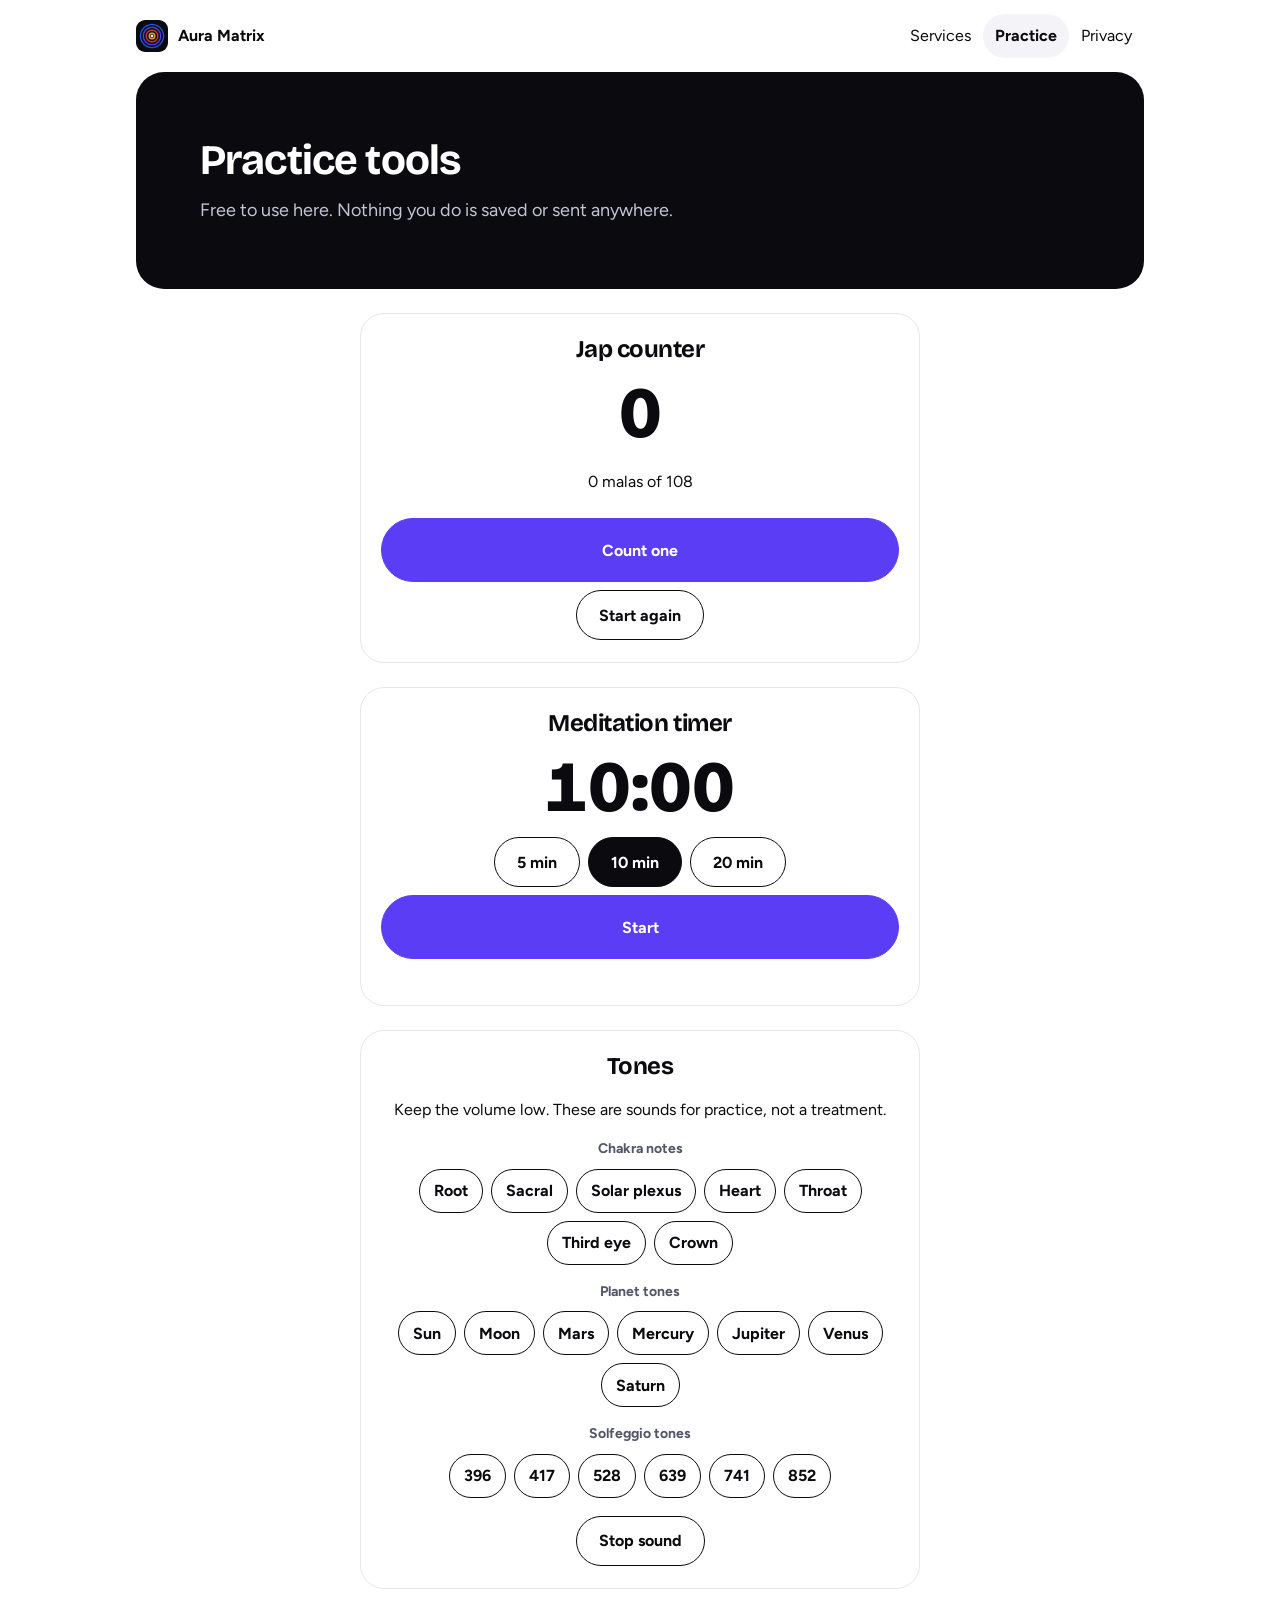
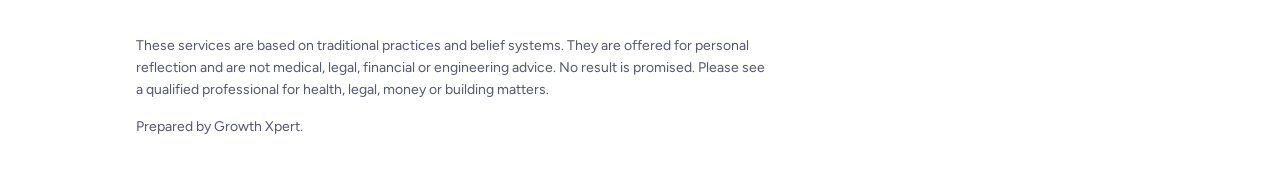
<file: website/practice.html>
<!doctype html>
<html lang="en">
<head>
<meta charset="utf-8">
<meta name="viewport" content="width=device-width, initial-scale=1">
<meta name="robots" content="noindex">
<meta name="description" content="Astrology, numerology, Vastu and wellbeing services, with free practice tools.">
<title>Practice tools | Aura Matrix</title>
<link rel="icon" href="favicon.png">
<link rel="stylesheet" href="style.css">
</head>
<body>
<a class="skip" href="#main">Skip to content</a>
<nav>
  <a class="brand" href="index.html"><img src="icon.png" alt="" width="32" height="32">Aura Matrix</a>
  <div><a href="index.html">Services</a><a href="practice.html" aria-current="page">Practice</a><a href="privacy.html">Privacy</a></div>
</nav>
<main id="main">
<header class="hero small">
  <h1>Practice tools</h1>
  <p>Free to use here. Nothing you do is saved or sent anywhere.</p>
</header>
<section class="tool">
  <h2>Jap counter</h2>
  <p class="big" id="count" aria-live="polite">0</p>
  <p id="malas">0 malas of 108</p>
  <button class="btn main wide" id="tap">Count one</button>
  <button class="btn" id="reset">Start again</button>
</section>
<section class="tool">
  <h2>Meditation timer</h2>
  <p class="big" id="clock" aria-live="off">10:00</p>
  <div class="row" role="group" aria-label="Minutes">
    <button class="btn pick" data-min="5">5 min</button>
    <button class="btn pick" data-min="10" aria-pressed="true">10 min</button>
    <button class="btn pick" data-min="20">20 min</button>
  </div>
  <button class="btn main wide" id="start">Start</button>
  <p id="timerSays" role="status"></p>
</section>
<section class="tool">
  <h2>Tones</h2>
  <p>Keep the volume low. These are sounds for practice, not a treatment.</p>
  <div id="tones"></div>
  <button class="btn" id="stop">Stop sound</button>
</section>
<script src="practice.js"></script>
</main>
<footer>
  <p>These services are based on traditional practices and belief systems. They are offered for personal reflection and are not medical, legal, financial or engineering advice. No result is promised. Please see a qualified professional for health, legal, money or building matters.</p>
  <p>Prepared by Growth Xpert.</p>
</footer>
</body>
</html>
</file>
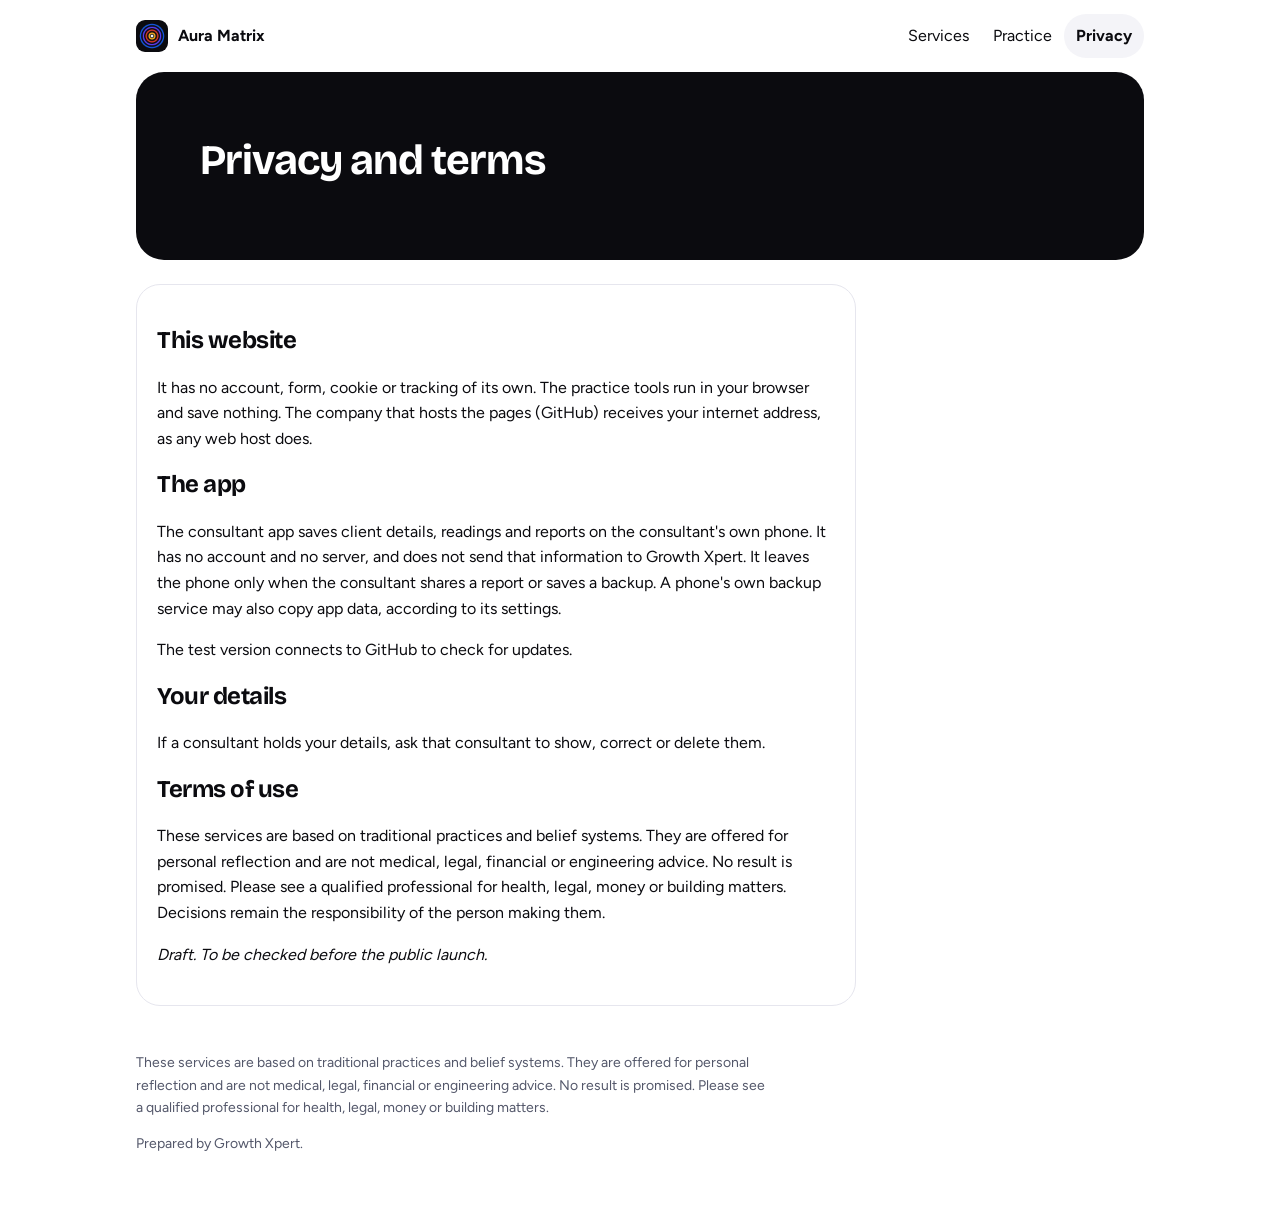
<file: website/privacy.html>
<!doctype html>
<html lang="en">
<head>
<meta charset="utf-8">
<meta name="viewport" content="width=device-width, initial-scale=1">
<meta name="robots" content="noindex">
<meta name="description" content="Astrology, numerology, Vastu and wellbeing services, with free practice tools.">
<title>Privacy and terms | Aura Matrix</title>
<link rel="icon" href="favicon.png">
<link rel="stylesheet" href="style.css">
</head>
<body>
<a class="skip" href="#main">Skip to content</a>
<nav>
  <a class="brand" href="index.html"><img src="icon.png" alt="" width="32" height="32">Aura Matrix</a>
  <div><a href="index.html">Services</a><a href="practice.html">Practice</a><a href="privacy.html" aria-current="page">Privacy</a></div>
</nav>
<main id="main">
<header class="hero small"><h1>Privacy and terms</h1></header>
<section class="text">
<h2>This website</h2>
<p>It has no account, form, cookie or tracking of its own. The practice tools run in your browser and save nothing. The company that hosts the pages (GitHub) receives your internet address, as any web host does.</p>
<h2>The app</h2>
<p>The consultant app saves client details, readings and reports on the consultant's own phone. It has no account and no server, and does not send that information to Growth Xpert. It leaves the phone only when the consultant shares a report or saves a backup. A phone's own backup service may also copy app data, according to its settings.</p>
<p>The test version connects to GitHub to check for updates.</p>
<h2>Your details</h2>
<p>If a consultant holds your details, ask that consultant to show, correct or delete them.</p>
<h2>Terms of use</h2>
<p>These services are based on traditional practices and belief systems. They are offered for personal reflection and are not medical, legal, financial or engineering advice. No result is promised. Please see a qualified professional for health, legal, money or building matters. Decisions remain the responsibility of the person making them.</p>
<p><em>Draft. To be checked before the public launch.</em></p>
</section>
</main>
<footer>
  <p>These services are based on traditional practices and belief systems. They are offered for personal reflection and are not medical, legal, financial or engineering advice. No result is promised. Please see a qualified professional for health, legal, money or building matters.</p>
  <p>Prepared by Growth Xpert.</p>
</footer>
</body>
</html>
</file>
<file: website/style.css>
@font-face{font-family:Figtree;src:url(Figtree.ttf);font-weight:300 900;font-display:swap}
@font-face{font-family:Bricolage;src:url(BricolageGrotesque.ttf);font-weight:200 800;font-display:swap}
:root{--ink:#0b0b0f;--grey:#53576a;--paper:#fff;--mist:#f4f4f8;--line:#e6e6ee;--accent:#5b3df5}
*{box-sizing:border-box}
html{scroll-behavior:smooth}
body{margin:0;background:var(--paper);color:var(--ink);font:16px/1.6 Figtree,system-ui,sans-serif}
h1,h2{font-family:Bricolage,Figtree,sans-serif;line-height:1.15;letter-spacing:-.02em;text-wrap:balance}
a{color:var(--accent)}
:focus-visible{outline:3px solid #ffb020;outline-offset:2px}
.skip{position:absolute;left:-999px}.skip:focus{left:16px;top:8px;background:#fff;padding:8px 12px;z-index:9}
nav,main,footer{max-width:1040px;margin:0 auto;padding-left:16px;padding-right:16px}
nav{display:flex;align-items:center;justify-content:space-between;flex-wrap:wrap;gap:8px;padding-top:14px;padding-bottom:14px}
.brand{display:flex;align-items:center;gap:10px;font-weight:700;color:var(--ink);text-decoration:none}
.brand img{border-radius:9px}
nav div a{display:inline-flex;align-items:center;min-height:44px;padding:0 12px;border-radius:99px;color:var(--ink);text-decoration:none}
nav div a[aria-current]{background:var(--mist);font-weight:700}
.hero{background:var(--ink);color:#fff;border-radius:28px;padding:clamp(28px,6vw,64px)}
.hero h1{margin:0 0 12px;font-size:clamp(32px,6vw,60px);max-width:14ch}
.hero p{margin:0;color:#c3c5d3;max-width:52ch;font-size:18px}
.hero.small h1{font-size:clamp(28px,5vw,42px);max-width:none}
.actions{display:flex;flex-wrap:wrap;gap:10px;margin-top:24px}
.btn{display:inline-flex;align-items:center;justify-content:center;min-height:50px;padding:0 22px;border-radius:99px;border:1.5px solid currentColor;background:transparent;color:inherit;font:700 16px Figtree,system-ui,sans-serif;text-decoration:none;cursor:pointer}
.btn.main{background:var(--accent);border-color:var(--accent);color:#fff}
.btn:active{transform:scale(.98)}
.search{display:block;margin-top:28px}
.search span{display:block;font-weight:700;margin-bottom:6px}
.search input{width:100%;min-height:52px;border:1.5px solid var(--line);border-radius:16px;padding:0 16px;font:16px Figtree,system-ui,sans-serif}
.chips{display:flex;gap:8px;overflow-x:auto;padding:14px 2px}
.chip{flex:none;display:inline-flex;align-items:center;min-height:44px;padding:0 16px;border-radius:99px;background:color-mix(in srgb,var(--c) 14%,#fff);color:var(--d);font-weight:700;text-decoration:none}
.cat{margin-top:20px;border:1px solid var(--line);border-radius:24px;overflow:hidden;scroll-margin-top:12px}
.cat h2{margin:0;padding:22px 20px 0;background:linear-gradient(color-mix(in srgb,var(--c) 34%,#fff),#fff);font-size:24px}
.cat>p{margin:6px 20px 8px;color:var(--grey);max-width:62ch}
.cat ul{list-style:none;margin:0;padding:0 20px 14px;display:grid;grid-template-columns:repeat(auto-fill,minmax(260px,1fr));column-gap:28px}
.cat li{display:flex;flex-direction:column;padding:11px 0;border-top:1px solid var(--line)}
.cat li span{font-weight:600}
.cat li small{color:var(--grey)}
[hidden]{display:none!important}
.contact,.app,.tool,.text{margin-top:24px;border:1px solid var(--line);border-radius:24px;padding:22px 20px}
.contact dt{color:var(--grey);font-size:14px}.contact dd{margin:0 0 10px;font-weight:700}
.tool{text-align:center;max-width:560px;margin-left:auto;margin-right:auto}
.tool h2{margin:0 0 6px}
.big{font:800 72px/1.1 Bricolage,Figtree,sans-serif;margin:10px 0;font-variant-numeric:tabular-nums}
.wide{width:100%;min-height:64px;margin:8px 0}
.row{display:flex;gap:8px;justify-content:center;flex-wrap:wrap}
.pick[aria-pressed=true],.tone[aria-pressed=true]{background:var(--ink);border-color:var(--ink);color:#fff}
#tones h3{font-size:14px;color:var(--grey);margin:16px 0 8px}
#tones .row{margin-bottom:6px}
.tone{min-height:44px;padding:0 14px}
#stop{margin-top:12px}
.text{max-width:720px}
footer{padding-top:32px;padding-bottom:40px;color:var(--grey);font-size:14px}
footer p{max-width:70ch}
@media (prefers-reduced-motion:reduce){html{scroll-behavior:auto}.btn:active{transform:none}}
</file>
